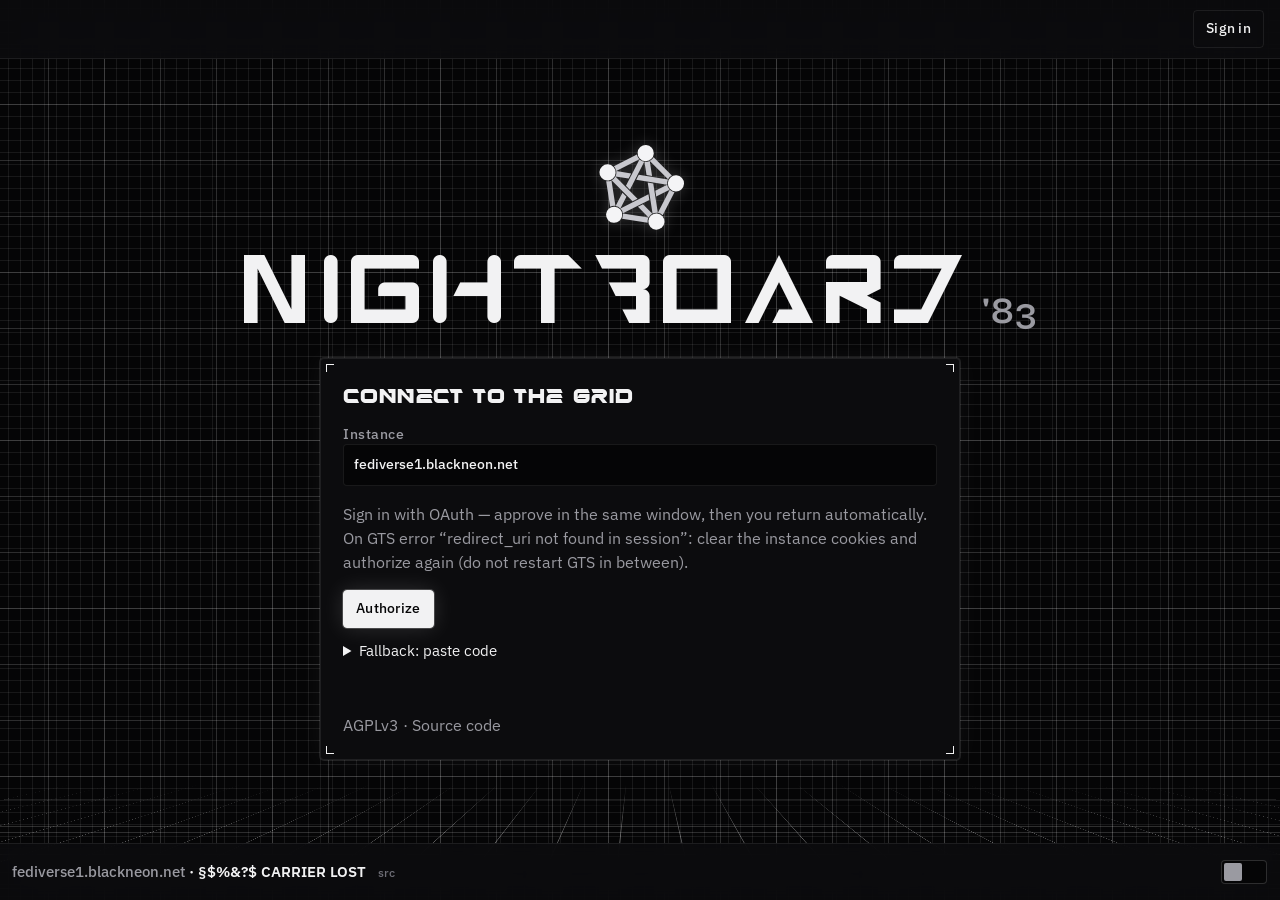
<file: index.html>
<!DOCTYPE html>
<!--
  Nightboard '83 — static Mastodon/GoToSocial web client
  Copyright (C) 2026 Ralf Wissing
  SPDX-License-Identifier: AGPL-3.0-or-later
-->
<html lang="de">
<head>
  <meta charset="UTF-8" />
  <meta name="viewport" content="width=device-width, initial-scale=1" />
  <title>Nightboard '83</title>
  <meta name="color-scheme" content="dark" />
  <meta name="theme-color" content="#050506" />
  <meta name="mobile-web-app-capable" content="yes" />
  <meta name="apple-mobile-web-app-capable" content="yes" />
  <meta name="apple-mobile-web-app-title" content="Nightboard" />
  <meta name="apple-mobile-web-app-status-bar-style" content="black-translucent" />
  <link rel="manifest" href="manifest.webmanifest" />
  <link rel="icon" type="image/png" sizes="32x32" href="icons/icon-32.png" />
  <link rel="icon" type="image/png" sizes="192x192" href="icons/icon-192.png" />
  <link rel="apple-touch-icon" sizes="180x180" href="icons/apple-touch-icon.png" />
  <link rel="stylesheet" href="css/app.css" />
  <link rel="stylesheet" href="css/cyberpsych.css" />
</head>
<body>
  <div id="app">
    <header class="topbar">
      <div class="brand">
        <span class="logo">NB</span>
        <div>
          <h1>Nightboard <em>'83</em></h1>
        </div>
      </div>
      <nav id="col-dock" class="col-dock" hidden aria-label="Eingeklappte Spalten" data-i18n-aria="nav.dockAria">
        <button type="button" class="dock-icon is-home" data-restore="home">
          <svg viewBox="0 0 24 24" width="37" height="37" aria-hidden="true">
            <path d="M12 3 L3 11 L5.5 11 L5.5 20 L9.5 20 L9.5 14 L14.5 14 L14.5 20 L18.5 20 L18.5 11 L21 11 Z" fill="currentColor"/>
          </svg>
          <span data-i18n="nav.home">Home</span>
        </button>
        <button type="button" class="dock-icon is-local" data-restore="local">
          <svg viewBox="0 0 24 24" width="37" height="37" aria-hidden="true">
            <circle cx="12" cy="12" r="9" fill="none" stroke="currentColor" stroke-width="2"/>
            <line x1="12" y1="3" x2="12" y2="21" stroke="currentColor" stroke-width="2"/>
            <line x1="3" y1="12" x2="21" y2="12" stroke="currentColor" stroke-width="2"/>
          </svg>
          <span data-i18n="nav.local">Local</span>
        </button>
        <button type="button" class="dock-icon is-federated" data-restore="federated">
          <svg viewBox="0 0 24 24" width="37" height="37" aria-hidden="true">
            <circle cx="12" cy="12" r="9" fill="none" stroke="currentColor" stroke-width="2"/>
            <line x1="12" y1="3" x2="12" y2="21" stroke="currentColor" stroke-width="2"/>
            <line x1="0" y1="12" x2="24" y2="12" stroke="currentColor" stroke-width="2"/>
          </svg>
          <span data-i18n="nav.federatedShort">Föd</span>
        </button>
        <button type="button" class="dock-icon is-notes" data-restore="notifications">
          <svg viewBox="0 0 24 24" width="37" height="37" aria-hidden="true">
            <path d="M12 2 C8 2 5 5 5 9 C5 12 7 14 8 16 L8 18 L16 18 L16 16 C17 14 19 12 19 9 C19 5 16 2 12 2 Z" fill="none" stroke="currentColor" stroke-width="2" stroke-linejoin="round"/>
            <line x1="9" y1="18" x2="15" y2="18" stroke="currentColor" stroke-width="2" stroke-linecap="round"/>
            <line x1="10" y1="20.5" x2="14" y2="20.5" stroke="currentColor" stroke-width="2" stroke-linecap="round"/>
            <line x1="11" y1="23" x2="13" y2="23" stroke="currentColor" stroke-width="2" stroke-linecap="round"/>
            <path d="M9 9 Q12 6.5 15 9" fill="none" stroke="currentColor" stroke-width="1.2" stroke-linecap="round" opacity="0.5"/>
          </svg>
          <span data-i18n="nav.notificationsShort">Notes</span>
        </button>
      </nav>
      <div class="top-actions" id="top-actions">
        <button type="button" class="outbox-btn" id="btn-search" hidden title="Suche" aria-label="Suche" data-i18n-title="nav.search" data-i18n-aria="nav.search">
          <svg class="outbox-glyph" viewBox="0 0 24 24" width="25" height="25" aria-hidden="true">
            <circle cx="10" cy="10" r="6.5" fill="none" stroke="currentColor" stroke-width="2.5"/>
            <line x1="14.5" y1="14.5" x2="20" y2="20" stroke="currentColor" stroke-width="2.5" stroke-linecap="round"/>
          </svg>
        </button>
        <button type="button" class="outbox-btn" id="btn-profile" hidden title="Profil" aria-label="Profil" data-i18n-title="nav.profile" data-i18n-aria="nav.profile">
          <svg class="outbox-glyph" viewBox="0 0 24 24" width="25" height="25" aria-hidden="true">
            <circle cx="12" cy="8" r="4.5" fill="currentColor"/>
            <path d="M3.5 22 C3.5 17 7 14 12 14 C17 14 20.5 17 20.5 22 Z" fill="currentColor"/>
          </svg>
        </button>
        <button type="button" class="outbox-btn primary" id="btn-compose" hidden title="Neuer Post" aria-label="Neuer Post" data-i18n-title="nav.compose" data-i18n-aria="nav.compose">
          <svg class="outbox-glyph" viewBox="0 0 24 24" width="25" height="25" aria-hidden="true">
            <path d="M3 21 L6 20.5 L20 6.5 L17.5 4 L3.5 18 Z" fill="currentColor"/>
            <path d="M3 21 L6 20.5 L5 17 Z" fill="currentColor"/>
            <path d="M17.5 4 L20 6.5 L21.5 5 L19 2.5 Z" fill="currentColor"/>
            <line x1="5.5" y1="17.5" x2="17" y2="6" stroke="currentColor" stroke-width="0.8" opacity="0.5"/>
          </svg>
        </button>
        <button type="button" class="outbox-btn" id="btn-drafts" hidden title="Entwürfe" aria-label="Entwürfe" data-i18n-title="nav.drafts" data-i18n-aria="nav.drafts">
          <svg class="outbox-glyph" viewBox="0 0 24 24" width="25" height="25" aria-hidden="true">
            <path d="M5 2 L15 2 L19 6 L19 22 L5 22 Z" fill="currentColor"/>
            <path d="M15 2 L15 6 L19 6 Z" fill="currentColor" opacity="0.45"/>
            <line x1="8" y1="11" x2="16" y2="11" stroke="var(--bg)" stroke-width="1.5" stroke-linecap="round"/>
            <line x1="8" y1="15" x2="16" y2="15" stroke="var(--bg)" stroke-width="1.5" stroke-linecap="round"/>
            <line x1="8" y1="19" x2="13" y2="19" stroke="var(--bg)" stroke-width="1.5" stroke-linecap="round"/>
          </svg>
          <span class="outbox-count" id="drafts-count">0</span>
        </button>
        <button type="button" class="outbox-btn" id="btn-outbox" hidden title="Postausgang" aria-label="Postausgang" data-i18n-title="nav.outbox" data-i18n-aria="nav.outbox">
          <svg class="outbox-glyph" viewBox="0 0 24 24" width="25" height="25" aria-hidden="true">
            <line x1="12" y1="2" x2="12" y2="10" stroke="currentColor" stroke-width="2" stroke-linecap="round"/>
            <path d="M7 5 Q9 3 12 3 Q15 3 17 5" fill="none" stroke="currentColor" stroke-width="1.5" stroke-linecap="round"/>
            <path d="M4.5 7 Q8 3.5 12 3.5 Q16 3.5 19.5 7" fill="none" stroke="currentColor" stroke-width="1.5" stroke-linecap="round" opacity="0.55"/>
            <rect x="2" y="10" width="20" height="2.5" fill="currentColor" rx="1"/>
            <path d="M3 12.5 L21 12.5 L21 21 L3 21 Z" fill="currentColor"/>
          </svg>
          <span class="outbox-count" id="outbox-count">0</span>
        </button>
        <div class="lang-switch" role="group" aria-label="Sprache" data-i18n-aria="common.language">
          <button type="button" class="lang-btn" data-lang="de" aria-pressed="true">DE</button>
          <button type="button" class="lang-btn" data-lang="en" aria-pressed="false">EN</button>
        </div>
        <button type="button" class="ghost" id="btn-login" data-i18n="login.signIn">Anmelden</button>
      </div>
    </header>
    <div id="cp-bar-mount"></div>

    <section id="login-panel" class="login-panel">
      <div class="login-stack">
      <div class="mark-coin" aria-hidden="true"><img src="icons/fediverse-mark.svg" alt="" width="88" height="88"></div>
      <h1 class="login-wordmark"><span class="login-name">Nightboard</span><span class="login-year">'83</span></h1>
      <div class="login-card">
        <h2 data-i18n="login.title">Mit dem Grid verbinden</h2>
        <div class="lang-switch" role="group" aria-label="Sprache" data-i18n-aria="common.language">
          <button type="button" class="lang-btn" data-lang="de" aria-pressed="true">DE</button>
          <button type="button" class="lang-btn" data-lang="en" aria-pressed="false">EN</button>
        </div>
        <label>
          <span data-i18n="login.instance">Instanz</span>
          <input id="instance-input" type="text" inputmode="url" autocomplete="url" autocapitalize="off" spellcheck="false" placeholder="mastodon.example" data-i18n-placeholder="login.instancePlaceholder" />
        </label>
        <p data-i18n="login.oauthHint">Anmeldung per OAuth — Freigabe im gleichen Fenster, danach kommst du automatisch zurück. Bei GTS-Fehler „redirect_uri not found in session“: Cookies der Instanz löschen und erneut autorisieren (kein GTS-Neustart währenddessen).</p>
        <div class="row">
          <button type="button" class="primary" id="btn-oauth" data-i18n="login.authorize">Autorisieren</button>
        </div>
        <details class="oauth-fallback">
          <summary data-i18n="login.fallbackSummary">Fallback: Code einfügen</summary>
          <label>
            <span data-i18n="login.authCode">Autorisierungscode</span>
            <input id="oauth-code" type="text" autocomplete="off" placeholder="Code aus dem Browser-Tab einfügen" data-i18n-placeholder="login.authCodePlaceholder" />
          </label>
          <div class="row">
            <button type="button" class="primary" id="btn-token" data-i18n="login.getToken">Token holen</button>
          </div>
        </details>
        <p class="hint" id="login-status"></p>
        <p class="license-line"><a href="LICENSE" data-i18n="common.license">AGPLv3</a> · <a href="https://git.blackneon.net/ralf/Nightboard83.git" data-i18n="common.sourceCode">Quellcode</a></p>
      </div>
      </div>
    </section>

    <main class="columns" id="columns" hidden>
      <div id="desktop-logo" class="desktop-logo" hidden>
        <div class="mark-coin" aria-hidden="true"><img src="icons/fediverse-mark.svg" alt="" width="88" height="88"></div>
        <h1 class="login-wordmark"><span class="login-name">Nightboard</span><span class="login-year">'83</span></h1>
      </div>
      <section class="col" data-col="home">
        <header class="col-head home">
          <h2 data-i18n="nav.home">Home</h2>
          <div class="col-head-actions">
            <button type="button" class="icon-btn" data-collapse="home" title="Einklappen" data-i18n-title="a11y.collapse" aria-label="Home einklappen" data-i18n-aria="nav.collapseHome">
              <svg class="collapse-glyph" viewBox="0 0 24 24" width="18" height="18" aria-hidden="true">
                <rect x="3" y="3" width="18" height="18" rx="2" fill="none" stroke="currentColor" stroke-width="2"/>
                <rect x="7" y="14" width="10" height="3" rx="1" fill="currentColor"/>
              </svg>
            </button>
            <button type="button" class="icon-btn" data-expand="home" title="Vollbild" data-i18n-title="a11y.expand" aria-pressed="false" aria-label="Home auf Vollbild" data-i18n-aria="nav.expandHome">⤢</button>
            <button type="button" class="icon-btn" data-refresh="home" title="Aktualisieren" data-i18n-title="a11y.refresh">↻</button>
          </div>
        </header>
        <div class="col-body" id="home-body"></div>
      </section>
      <section class="col" data-col="local">
        <header class="col-head local">
          <h2 data-i18n="nav.local">Local</h2>
          <div class="col-head-actions">
            <button type="button" class="icon-btn" data-collapse="local" title="Einklappen" data-i18n-title="a11y.collapse" aria-label="Local einklappen" data-i18n-aria="nav.collapseLocal">
              <svg class="collapse-glyph" viewBox="0 0 24 24" width="18" height="18" aria-hidden="true">
                <rect x="3" y="3" width="18" height="18" rx="2" fill="none" stroke="currentColor" stroke-width="2"/>
                <rect x="7" y="14" width="10" height="3" rx="1" fill="currentColor"/>
              </svg>
            </button>
            <button type="button" class="icon-btn" data-expand="local" title="Vollbild" data-i18n-title="a11y.expand" aria-pressed="false" aria-label="Local auf Vollbild" data-i18n-aria="nav.expandLocal">⤢</button>
            <button type="button" class="icon-btn" data-refresh="local" title="Aktualisieren" data-i18n-title="a11y.refresh">↻</button>
          </div>
        </header>
        <div class="col-body" id="local-body"></div>
      </section>
      <section class="col" data-col="federated">
        <header class="col-head federated">
          <h2 data-i18n="nav.federated">Föderiert</h2>
          <div class="col-head-actions">
            <button type="button" class="icon-btn" data-collapse="federated" title="Einklappen" data-i18n-title="a11y.collapse" aria-label="Föderiert einklappen" data-i18n-aria="nav.collapseFederated">
              <svg class="collapse-glyph" viewBox="0 0 24 24" width="18" height="18" aria-hidden="true">
                <rect x="3" y="3" width="18" height="18" rx="2" fill="none" stroke="currentColor" stroke-width="2"/>
                <rect x="7" y="14" width="10" height="3" rx="1" fill="currentColor"/>
              </svg>
            </button>
            <button type="button" class="icon-btn" data-expand="federated" title="Vollbild" data-i18n-title="a11y.expand" aria-pressed="false" aria-label="Föderiert auf Vollbild" data-i18n-aria="nav.expandFederated">⤢</button>
            <button type="button" class="icon-btn" data-refresh="federated" title="Aktualisieren" data-i18n-title="a11y.refresh">↻</button>
          </div>
        </header>
        <div class="col-body" id="federated-body"></div>
      </section>
      <section class="col" data-col="notifications">
        <header class="col-head notes">
          <h2 data-i18n="nav.notifications">Benachrichtigungen</h2>
          <div class="col-head-actions">
            <select id="notif-filter" title="Filter" aria-label="Benachrichtigungs-Filter" data-i18n-title="timeline.notifFilter" data-i18n-aria="timeline.notifFilterAria">
              <option value="all" data-i18n="timeline.notifAll">Alle</option>
              <option value="mention" data-i18n="timeline.notifMentions">Erwähnungen</option>
              <option value="follow" data-i18n="timeline.notifFollows">Follows</option>
              <option value="reblog" data-i18n="timeline.notifBoosts">Boosts</option>
              <option value="favourite" data-i18n="timeline.notifFavs">Favs</option>
            </select>
            <button type="button" class="icon-btn" id="notif-clear" title="Alle als gelesen markieren" aria-label="Benachrichtigungen als gelesen markieren" data-i18n-title="timeline.notifMarkRead" data-i18n-aria="timeline.notifMarkReadAria">✓</button>
            <button type="button" class="icon-btn" data-collapse="notifications" title="Einklappen" data-i18n-title="a11y.collapse" aria-label="Benachrichtigungen einklappen" data-i18n-aria="nav.collapseNotifications">
              <svg class="collapse-glyph" viewBox="0 0 24 24" width="18" height="18" aria-hidden="true">
                <rect x="3" y="3" width="18" height="18" rx="2" fill="none" stroke="currentColor" stroke-width="2"/>
                <rect x="7" y="14" width="10" height="3" rx="1" fill="currentColor"/>
              </svg>
            </button>
            <button type="button" class="icon-btn" data-expand="notifications" title="Vollbild" data-i18n-title="a11y.expand" aria-pressed="false" aria-label="Benachrichtigungen auf Vollbild" data-i18n-aria="nav.expandNotifications">⤢</button>
            <button type="button" class="icon-btn" data-refresh="notifications" title="Aktualisieren" data-i18n-title="a11y.refresh">↻</button>
          </div>
        </header>
        <div class="col-body" id="notifications-body"></div>
      </section>
    </main>
    <div id="sync-banner" class="sync-banner" hidden role="status" aria-live="polite">
      <span class="sync-pulse"></span>
      <span class="sync-text" id="sync-text"></span>
    </div>
    <canvas id="tos-zoom" class="tos-zoom" aria-hidden="true"></canvas>
    <footer class="statusbar" id="statusbar">
      <p class="instance"><span id="instance-label"></span><span id="conn-status" class="conn-status"></span> <a class="source-link" href="https://git.blackneon.net/ralf/Nightboard83.git" title="Quellcode (AGPLv3)" data-i18n-title="common.sourceTitle" data-i18n="common.source">src</a></p>
      <button type="button" class="carrier-btn is-offline" id="btn-carrier" role="switch" title="Verbinden" aria-label="Verbindung herstellen" data-i18n-title="status.connect" data-i18n-aria="status.connectAria" aria-checked="false">
        <span class="toggle-track" aria-hidden="true"><span class="toggle-thumb"></span></span>
      </button>
    </footer>
  </div>

  <dialog id="compose-dialog">
    <form id="compose-form" method="dialog">
      <header>
        <h2 data-i18n="compose.title">Neuer Post</h2>
        <button type="button" class="icon-btn" id="compose-close">×</button>
      </header>
      <input id="compose-spoiler" type="text" placeholder="Content Warning (optional)" data-i18n-placeholder="compose.contentWarning" maxlength="200" />
      <textarea id="compose-text" maxlength="5000" placeholder="Was geht ab im Grid?" data-i18n-placeholder="compose.placeholder"></textarea>
      <div class="attach-list" id="compose-attach-list"></div>
      <div class="compose-meta">
        <span id="compose-count">5000</span>
        <select id="compose-vis">
          <option value="public" data-i18n="compose.visibilityPublic">Public</option>
          <option value="unlisted" data-i18n="compose.visibilityUnlisted">Unlisted</option>
          <option value="private" data-i18n="compose.visibilityPrivate">Followers</option>
          <option value="direct" data-i18n="compose.visibilityDirect">Direct</option>
        </select>
      </div>
      <footer>
        <input id="compose-file" type="file" accept="image/*,video/*" multiple hidden />
        <button type="button" class="outbox-btn" id="compose-attach" title="Anhang" aria-label="Anhang hinzufügen" data-i18n-title="compose.attach" data-i18n-aria="compose.attachAria">
          <svg class="outbox-glyph" viewBox="0 0 24 24" width="32" height="32" aria-hidden="true">
            <path d="M16 5 V14.5 Q16 18 12 18 Q8 18 8 14.5 V7 Q8 5.5 9.5 5.5 Q11 5.5 11 7 V14.5 Q11 15.5 12 15.5 Q13 15.5 13 14.5 V4.5 Q13 2 10.5 2 Q8 2 8 4.5 V14.5" fill="none" stroke="currentColor" stroke-width="2" stroke-linecap="round" stroke-linejoin="round"/>
            <path d="M8 14.5 Q8 20.5 12 20.5 Q16 20.5 16 14.5 V8" fill="none" stroke="currentColor" stroke-width="2" stroke-linecap="round" stroke-linejoin="round"/>
          </svg>
        </button>
        <button type="button" class="outbox-btn" id="compose-draft" title="Als Entwurf speichern" aria-label="Als Entwurf speichern" data-i18n-title="compose.saveDraft" data-i18n-aria="compose.saveDraft">
          <svg class="outbox-glyph" viewBox="0 0 24 24" width="32" height="32" aria-hidden="true">
            <path d="M5 2 L15 2 L19 6 L19 22 L5 22 Z" fill="currentColor"/>
            <path d="M15 2 L15 6 L19 6 Z" fill="currentColor" opacity="0.45"/>
            <line x1="8" y1="11" x2="16" y2="11" stroke="var(--bg)" stroke-width="1.5" stroke-linecap="round"/>
            <line x1="8" y1="15" x2="16" y2="15" stroke="var(--bg)" stroke-width="1.5" stroke-linecap="round"/>
            <line x1="8" y1="19" x2="13" y2="19" stroke="var(--bg)" stroke-width="1.5" stroke-linecap="round"/>
          </svg>
        </button>
        <button type="submit" class="outbox-btn primary" id="compose-send" title="Senden" aria-label="Senden" data-i18n-title="compose.send" data-i18n-aria="compose.send">
          <svg class="outbox-glyph" viewBox="0 0 24 24" width="32" height="32" aria-hidden="true">
            <path d="M2 12 L22 2 L11 21 L11 13 Z" fill="currentColor"/>
            <path d="M22 2 L11 13" fill="none" stroke="currentColor" stroke-width="1.2" stroke-linejoin="round"/>
          </svg>
        </button>
      </footer>
      <p class="hint" id="compose-status"></p>
    </form>
  </dialog>

  <dialog id="overlay-dialog">
    <div class="overlay-head">
      <h2 id="overlay-title" data-i18n="pwa.overlay.title">Overlay</h2>
      <button type="button" class="icon-btn" id="overlay-close">×</button>
    </div>
    <div id="overlay-body"></div>
  </dialog>

  <dialog id="media-dialog">
    <div class="overlay-head">
      <h2 id="media-title" data-i18n="media.title">Medien</h2>
      <button type="button" class="icon-btn" id="media-close" title="Schließen" aria-label="Medien schließen" data-i18n-title="common.close" data-i18n-aria="media.closeAria">×</button>
    </div>
    <div id="media-stage" class="media-stage"></div>
    <p id="media-alt" class="media-alt-view" hidden></p>
    <footer class="media-bar">
      <button type="button" class="primary" id="media-download" data-i18n="media.download">Herunterladen</button>
    </footer>
  </dialog>

  <dialog id="thread-dialog">
    <div class="overlay-head">
      <h2 id="thread-title" data-i18n="thread.title">Thread</h2>
      <button type="button" class="icon-btn" id="thread-close" title="Schließen" aria-label="Thread schließen" data-i18n-title="common.close" data-i18n-aria="thread.closeAria">×</button>
    </div>
    <div id="thread-body" class="thread-body"></div>
    <form id="thread-reply-form" class="thread-reply" hidden>
      <div class="thread-reply-head">
        <p class="thread-reply-to" id="thread-reply-to"></p>
        <button type="button" class="icon-btn" id="thread-reply-close" title="Schließen" aria-label="Antwortfeld schließen" data-i18n-title="common.close" data-i18n-aria="thread.replyCloseAria">×</button>
      </div>
      <textarea id="thread-reply-text" maxlength="5000" placeholder="Antwort schreiben…" data-i18n-placeholder="thread.replyPlaceholder"></textarea>
      <div class="attach-list" id="thread-attach-list"></div>
      <div class="thread-reply-meta">
        <span id="thread-reply-count">noch 5000</span>
        <input id="thread-file" type="file" accept="image/*,video/*" multiple hidden />
        <button type="button" class="ghost" id="thread-attach" title="Anhang" aria-label="Anhang hinzufügen" data-i18n-title="compose.attach" data-i18n-aria="compose.attachAria" data-i18n="thread.attach">Anhang</button>
        <button type="submit" class="primary" data-i18n="thread.send">Senden</button>
      </div>
      <p class="hint" id="thread-reply-status"></p>
    </form>
  </dialog>

  <dialog id="drafts-dialog">
    <div class="overlay-head">
      <h2 data-i18n="drafts.title">Entwürfe</h2>
      <button type="button" class="icon-btn" id="drafts-close" title="Schließen" aria-label="Entwürfe schließen" data-i18n-title="common.close" data-i18n-aria="drafts.closeAria">×</button>
    </div>
    <div id="drafts-body" class="outbox-body"></div>
  </dialog>

  <dialog id="outbox-dialog">
    <div class="overlay-head">
      <h2 data-i18n="outbox.title">Postausgang</h2>
      <button type="button" class="icon-btn" id="outbox-close" title="Schließen" aria-label="Postausgang schließen" data-i18n-title="common.close" data-i18n-aria="outbox.closeAria">×</button>
    </div>
    <div id="outbox-body" class="outbox-body"></div>
  </dialog>

  <dialog id="sw-update-dialog" class="sw-update">
    <div class="sw-update-head"><span data-i18n="pwa.sysUpdate">SYS.UPDATE // NIGHTBOARD</span></div>
    <pre id="sw-update-log" class="sw-update-log" aria-live="polite"></pre>
    <div class="sw-update-bar" aria-hidden="true"><i id="sw-update-fill"></i></div>
  </dialog>

  <dialog id="confirm-dialog">
    <div class="overlay-head">
      <h2 id="confirm-title" data-i18n="thread.discardTitle">Antwort verwerfen?</h2>
    </div>
    <div class="confirm-body">
      <p id="confirm-message" data-i18n="thread.discardMessage">Die angefangene Antwort geht verloren.</p>
      <footer>
        <button type="button" class="ghost" id="confirm-no" data-i18n="thread.keepWriting">Weiter schreiben</button>
        <button type="button" class="primary" id="confirm-yes" data-i18n="common.discard">Verwerfen</button>
      </footer>
    </div>
  </dialog>

  <script src="js/pouchdb.min.js"></script>
  <script src="js/store.js"></script>
  <script src="js/core.js"></script>
  <script src="js/i18n.js"></script>
  <script src="js/translate.js"></script>
  <script src="js/cyberpsych.js"></script>
  <script src="js/app.js" defer></script>
  <script>
    if ("serviceWorker" in navigator) {
      window.addEventListener("load", () => {
        navigator.serviceWorker.register("./sw.js").catch(() => {});
      });
    }
  </script>
</body>
</html>
</file>
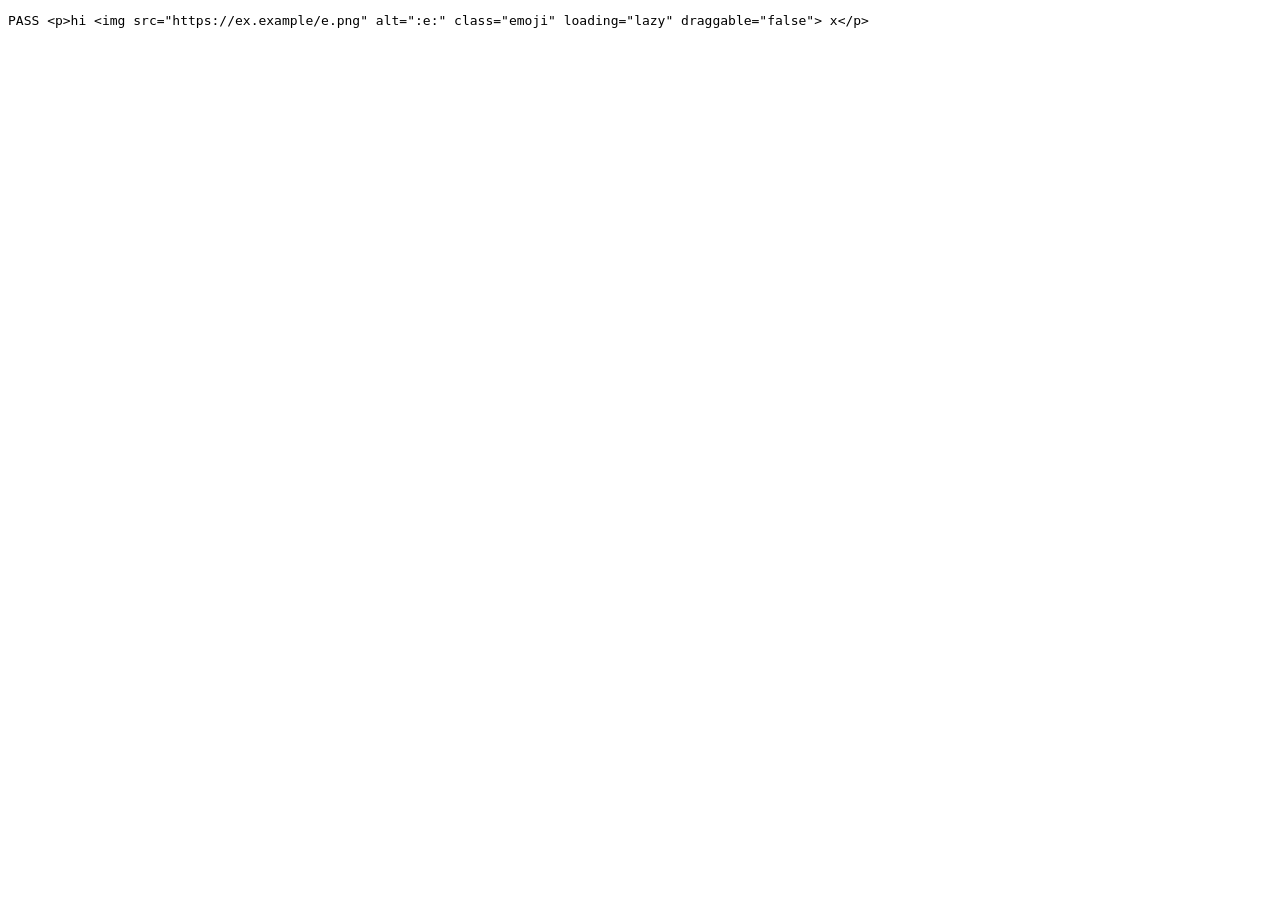
<file: test/sanitize.html>
<!DOCTYPE html>
<meta charset="utf-8">
<title>pending</title>
<pre id="out">running</pre>
<script src="../js/core.js"></script>
<script>
function fail(msg) {
  document.title = "FAIL";
  document.getElementById("out").textContent = String(msg);
}
try {
  const s = window.NBCore.sanitize;
  const emoji = s('<p>hi <img src="https://ex.example/e.png" alt=":e:" class="emoji" onerror="alert(1)"> x</p>');
  if (!emoji.includes('src="https://ex.example/e.png"')) throw new Error("emoji src " + emoji);
  if (/onerror/i.test(emoji)) throw new Error("handler survived");
  const js = s('<img src="javascript:alert(1)" alt="x">');
  if (/javascript:/i.test(js) || /<img/i.test(js)) throw new Error("js src " + js);
  const data = s('<img src="[data-uri]">');
  if (/<img/i.test(data)) throw new Error("data uri " + data);
  const wrap = s('<' + 'script>alert(1)</' + 'script><p>ok</p>');
  if (/<script/i.test(wrap)) throw new Error("script " + wrap);
  if (!wrap.includes("<p>ok</p>")) throw new Error("p dropped " + wrap);
  const wrappedImg = s('<div><img src="https://ex.example/e.png" onerror="alert(1)"></div>');
  if (/onerror/i.test(wrappedImg)) throw new Error("wrapped handler " + wrappedImg);
  if (!wrappedImg.includes('src="https://ex.example/e.png"')) throw new Error("wrapped src " + wrappedImg);
  const noscript = s('<noscript><img src="x" onerror="alert(1)"></noscript>');
  if (/onerror|<img/i.test(noscript)) throw new Error("noscript " + noscript);
  const wrappedLink = s('<foo><a href="javascript:alert(1)">x</a></foo>');
  if (/javascript:/i.test(wrappedLink)) throw new Error("wrapped javascript href " + wrappedLink);
  const nested = s('<div><span><strong>ok</strong></span></div>');
  if (!nested.includes("<strong>ok</strong>")) throw new Error("nested markup " + nested);
  document.title = "PASS";
  document.getElementById("out").textContent = "PASS " + emoji;
} catch (e) {
  fail(e && e.stack || e);
}
</script>
</file>
<file: css/app.css>
/* Nightboard '83 — Grid Protocol
   Copyright (C) 2026 Ralf Wissing
   SPDX-License-Identifier: AGPL-3.0-or-later */
@font-face {
  font-family: "Syne";
  font-style: normal;
  font-weight: 600;
  font-display: swap;
  src: url("../fonts/Syne-latin-ext-600.woff2") format("woff2");
  unicode-range: U+0100-02BA, U+02BD-02C5, U+02C7-02CC, U+02CE-02D7, U+02DD-02FF, U+0304, U+0308, U+0329, U+1D00-1DBF, U+1E00-1E9F, U+1EF2-1EFF, U+2020, U+20A0-20AB, U+20AD-20C0, U+2113, U+2C60-2C7F, U+A720-A7FF;
}
@font-face {
  font-family: "Syne";
  font-style: normal;
  font-weight: 600;
  font-display: swap;
  src: url("../fonts/Syne-latin-600.woff2") format("woff2");
  unicode-range: U+0000-00FF, U+0131, U+0152-0153, U+02BB-02BC, U+02C6, U+02DA, U+02DC, U+0304, U+0308, U+0329, U+2000-206F, U+20AC, U+2122, U+2191, U+2193, U+2212, U+2215, U+FEFF, U+FFFD;
}
@font-face {
  font-family: "Syne";
  font-style: normal;
  font-weight: 700;
  font-display: swap;
  src: url("../fonts/Syne-latin-ext-700.woff2") format("woff2");
  unicode-range: U+0100-02BA, U+02BD-02C5, U+02C7-02CC, U+02CE-02D7, U+02DD-02FF, U+0304, U+0308, U+0329, U+1D00-1DBF, U+1E00-1E9F, U+1EF2-1EFF, U+2020, U+20A0-20AB, U+20AD-20C0, U+2113, U+2C60-2C7F, U+A720-A7FF;
}
@font-face {
  font-family: "Syne";
  font-style: normal;
  font-weight: 700;
  font-display: swap;
  src: url("../fonts/Syne-latin-700.woff2") format("woff2");
  unicode-range: U+0000-00FF, U+0131, U+0152-0153, U+02BB-02BC, U+02C6, U+02DA, U+02DC, U+0304, U+0308, U+0329, U+2000-206F, U+20AC, U+2122, U+2191, U+2193, U+2212, U+2215, U+FEFF, U+FFFD;
}
@font-face {
  font-family: "Syne";
  font-style: normal;
  font-weight: 800;
  font-display: swap;
  src: url("../fonts/Syne-latin-ext-800.woff2") format("woff2");
  unicode-range: U+0100-02BA, U+02BD-02C5, U+02C7-02CC, U+02CE-02D7, U+02DD-02FF, U+0304, U+0308, U+0329, U+1D00-1DBF, U+1E00-1E9F, U+1EF2-1EFF, U+2020, U+20A0-20AB, U+20AD-20C0, U+2113, U+2C60-2C7F, U+A720-A7FF;
}
@font-face {
  font-family: "Syne";
  font-style: normal;
  font-weight: 800;
  font-display: swap;
  src: url("../fonts/Syne-latin-800.woff2") format("woff2");
  unicode-range: U+0000-00FF, U+0131, U+0152-0153, U+02BB-02BC, U+02C6, U+02DA, U+02DC, U+0304, U+0308, U+0329, U+2000-206F, U+20AC, U+2122, U+2191, U+2193, U+2212, U+2215, U+FEFF, U+FFFD;
}
@font-face {
  font-family: "IBM Plex Sans";
  font-style: normal;
  font-weight: 400;
  font-display: swap;
  src: url("../fonts/IBMPlexSans-latin-ext-400.woff2") format("woff2");
  unicode-range: U+0100-02BA, U+02BD-02C5, U+02C7-02CC, U+02CE-02D7, U+02DD-02FF, U+0304, U+0308, U+0329, U+1D00-1DBF, U+1E00-1E9F, U+1EF2-1EFF, U+2020, U+20A0-20AB, U+20AD-20C0, U+2113, U+2C60-2C7F, U+A720-A7FF;
}
@font-face {
  font-family: "IBM Plex Sans";
  font-style: normal;
  font-weight: 400;
  font-display: swap;
  src: url("../fonts/IBMPlexSans-latin-400.woff2") format("woff2");
  unicode-range: U+0000-00FF, U+0131, U+0152-0153, U+02BB-02BC, U+02C6, U+02DA, U+02DC, U+0304, U+0308, U+0329, U+2000-206F, U+20AC, U+2122, U+2191, U+2193, U+2212, U+2215, U+FEFF, U+FFFD;
}
@font-face {
  font-family: "IBM Plex Sans";
  font-style: normal;
  font-weight: 500;
  font-display: swap;
  src: url("../fonts/IBMPlexSans-latin-ext-500.woff2") format("woff2");
  unicode-range: U+0100-02BA, U+02BD-02C5, U+02C7-02CC, U+02CE-02D7, U+02DD-02FF, U+0304, U+0308, U+0329, U+1D00-1DBF, U+1E00-1E9F, U+1EF2-1EFF, U+2020, U+20A0-20AB, U+20AD-20C0, U+2113, U+2C60-2C7F, U+A720-A7FF;
}
@font-face {
  font-family: "IBM Plex Sans";
  font-style: normal;
  font-weight: 500;
  font-display: swap;
  src: url("../fonts/IBMPlexSans-latin-500.woff2") format("woff2");
  unicode-range: U+0000-00FF, U+0131, U+0152-0153, U+02BB-02BC, U+02C6, U+02DA, U+02DC, U+0304, U+0308, U+0329, U+2000-206F, U+20AC, U+2122, U+2191, U+2193, U+2212, U+2215, U+FEFF, U+FFFD;
}
@font-face {
  font-family: "IBM Plex Sans";
  font-style: normal;
  font-weight: 600;
  font-display: swap;
  src: url("../fonts/IBMPlexSans-latin-ext-600.woff2") format("woff2");
  unicode-range: U+0100-02BA, U+02BD-02C5, U+02C7-02CC, U+02CE-02D7, U+02DD-02FF, U+0304, U+0308, U+0329, U+1D00-1DBF, U+1E00-1E9F, U+1EF2-1EFF, U+2020, U+20A0-20AB, U+20AD-20C0, U+2113, U+2C60-2C7F, U+A720-A7FF;
}
@font-face {
  font-family: "IBM Plex Sans";
  font-style: normal;
  font-weight: 600;
  font-display: swap;
  src: url("../fonts/IBMPlexSans-latin-600.woff2") format("woff2");
  unicode-range: U+0000-00FF, U+0131, U+0152-0153, U+02BB-02BC, U+02C6, U+02DA, U+02DC, U+0304, U+0308, U+0329, U+2000-206F, U+20AC, U+2122, U+2191, U+2193, U+2212, U+2215, U+FEFF, U+FFFD;
}

@font-face {
  font-family: "Astro";
  font-style: normal;
  font-weight: 400;
  font-display: swap;
  src: url("../fonts/Astro.woff2") format("woff2");
}
@font-face {
  font-family: "Sephora";
  font-style: normal;
  font-weight: 400;
  font-display: swap;
  src: url("../fonts/Sephora.woff2") format("woff2");
}
@font-face {
  font-family: "Sephora";
  font-style: normal;
  font-weight: 700;
  font-display: swap;
  src: url("../fonts/Sephora-Bold.woff2") format("woff2");
}

:root {
  --bg: #050506;
  --bg-elevated: #0c0c0e;
  --surface: #121214;
  --surface-2: #1a1a1d;
  --fg: #f2f2f3;
  --fg-muted: #9a9aa1;
  --fg-subtle: #6e6e76;
  --line: rgb(255 255 255 / 0.08);
  --line-strong: rgb(255 255 255 / 0.16);
  --shadow-frame: 0 0 0 1px rgb(255 255 255 / 0.1), 0 0 28px rgb(255 255 255 / 0.05);
  --shadow-glow: 0 0 0 1px rgb(255 255 255 / 0.2), 0 0 22px rgb(255 255 255 / 0.14);
  /* Asymmetric chamfer: small TL, deep TR, shallow BR, medium BL. */
  --win-clip: polygon(
    0 12px,
    12px 0,
    calc(100% - 28px) 0,
    100% 28px,
    100% calc(100% - 10px),
    calc(100% - 10px) 100%,
    18px 100%,
    0 calc(100% - 18px)
  );
  --win-glow:
    drop-shadow(0 0 0.6px rgb(255 255 255 / 0.72))
    drop-shadow(0 0 22px rgb(255 255 255 / 0.14));
  --font-display: "Syne", "IBM Plex Sans", sans-serif;
  --font-mark: "Astro", "Syne", sans-serif;
  --font-heading: "Sephora", "Syne", sans-serif;
  --font: "IBM Plex Sans", sans-serif;
}

* { box-sizing: border-box; }
html, body { height: 100%; margin: 0; overflow: hidden; background: var(--bg); }
/* Author `display` rules beat the UA [hidden] { display: none } unless forced. */
[hidden] { display: none !important; }

body {
  display: flex;
  flex-direction: column;
  font-family: var(--font);
  font-size: 17px;
  line-height: 1.5;
  color: var(--fg);
}

/* Fine 12px grid + coarse 56px grid. Drift is transform-only. */
body::before {
  content: "";
  pointer-events: none;
  position: fixed;
  inset: -64px;
  z-index: 0;
  background-image:
    linear-gradient(rgb(255 255 255 / 0.08) 1px, transparent 1px),
    linear-gradient(90deg, rgb(255 255 255 / 0.08) 1px, transparent 1px),
    linear-gradient(rgb(255 255 255 / 0.16) 1px, transparent 1px),
    linear-gradient(90deg, rgb(255 255 255 / 0.16) 1px, transparent 1px);
  background-size: 12px 12px, 12px 12px, 56px 56px, 56px 56px;
  animation: grid-drift 80s linear infinite;
}

/* Perspective floor grid along the bottom edge. */
body::after {
  content: "";
  pointer-events: none;
  position: fixed;
  left: -25%;
  right: -25%;
  bottom: 28px;
  height: 46vh;
  z-index: 0;
  background-image:
    linear-gradient(rgb(255 255 255 / 0.42) 1px, transparent 1px),
    linear-gradient(90deg, rgb(255 255 255 / 0.42) 1px, transparent 1px);
  background-size: 100% 36px, 72px 100%;
  transform: perspective(560px) rotateX(69deg);
  transform-origin: center bottom;
  -webkit-mask-image: linear-gradient(to top, #000 0%, rgb(0 0 0 / 0.72) 38%, transparent 100%);
  mask-image: linear-gradient(to top, #000 0%, rgb(0 0 0 / 0.72) 38%, transparent 100%);
  animation: floor-drift 56s linear infinite;
}

@keyframes grid-drift {
  from { transform: translate3d(0, 0, 0); }
  to { transform: translate3d(-56px, -56px, 0); }
}
@keyframes floor-drift {
  from { transform: perspective(560px) rotateX(69deg) translate3d(0, 0, 0); }
  to { transform: perspective(560px) rotateX(69deg) translate3d(-72px, 0, 0); }
}

#app {
  position: relative;
  z-index: 1;
  display: flex;
  flex-direction: column;
  flex: 1;
  min-height: 0;
  overflow: hidden;
}

@media (prefers-reduced-motion: reduce) {
  body::before,
  body::after { animation: none; }
  .is-ticker { animation: none !important; }
  .tos-zoom { display: none !important; }
  .sw-update-bar i { transition: none; }
  .nb-translate-progress-bar { animation: none; }
  .toggle-thumb { transition: none; }
  .mark-coin img { animation: none; }
}

.is-ticker {
  animation: ticker-in 280ms ease-out both;
}
@keyframes ticker-in {
  from {
    opacity: 0;
    transform: translateY(-8px);
  }
  to {
    opacity: 1;
    transform: none;
  }
}

::selection {
  background: rgb(255 255 255 / 0.16);
  color: var(--fg);
}
:focus-visible {
  outline: 1px solid var(--fg);
  outline-offset: 2px;
}

.topbar {
  display: flex;
  align-items: center;
  justify-content: space-between;
  gap: 16px;
  padding: 10px 16px;
  border-bottom: 1px solid var(--line);
  background: rgb(12 12 14 / 0.9);
  backdrop-filter: blur(10px);
  flex-shrink: 0;
}
.brand { display: flex; align-items: center; gap: 12px; }
.logo {
  width: 36px; height: 36px;
  display: grid; place-items: center;
  border: 1px solid var(--line-strong);
  border-radius: 2px;
  color: var(--fg);
  font-family: var(--font-display);
  font-size: 12px;
  font-weight: 700;
  letter-spacing: 0.04em;
  box-shadow: var(--shadow-frame);
}
.brand h1 {
  margin: 0;
  font-family: var(--font-display);
  font-size: 17px;
  font-weight: 700;
  letter-spacing: 0.04em;
  text-transform: uppercase;
}
.brand h1 em { color: var(--fg); font-style: normal; font-weight: 600; }
.instance { margin: 0; color: var(--fg-muted); font-size: 15px; font-weight: 500; }
.conn-status:empty { display: none; }
.conn-status::before { content: " · "; }
.conn-status.is-connected { color: var(--fg); }
.conn-status.is-carrier-lost {
  color: var(--fg);
  font-weight: 600;
}
.conn-status.is-offline { color: var(--fg-muted); }
.license-line {
  margin: 12px 0 0;
  font-size: 12px;
  color: var(--fg-subtle);
}
.license-line a, .source-link {
  color: var(--fg-muted);
  text-decoration: none;
}
.license-line a:hover, .source-link:hover { color: var(--fg); }
.source-link {
  margin-left: 8px;
  font-size: 12px;
  color: var(--fg-subtle);
}
.outbox-btn {
  position: relative;
  display: inline-flex;
  align-items: center;
  justify-content: center;
  min-width: 40px;
  height: 40px;
  padding: 4px 8px;
  background: transparent;
}
.outbox-glyph { display: block; }
.outbox-count {
  position: absolute;
  top: -4px;
  right: -4px;
  min-width: 18px;
  padding: 1px 4px;
  background: var(--fg);
  color: var(--bg);
  font-family: var(--font);
  font-weight: 600;
  font-size: 10px;
  border-radius: 2px;
  line-height: 1.4;
  text-align: center;
}
.outbox-body { overflow: auto; padding: 12px 14px; flex: 1; min-height: 0; }
.outbox-item {
  margin-bottom: 16px;
  padding-bottom: 14px;
  border-bottom: 1px solid var(--line);
}
.outbox-context { opacity: 0.85; margin-bottom: 8px; }
.outbox-edit {
  width: 100%;
  min-height: 90px;
  margin: 8px 0;
  background: var(--bg);
  border: 1px solid var(--line);
  border-radius: 4px;
  padding: 10px;
  color: var(--fg);
}
.outbox-actions { display: flex; gap: 8px; justify-content: flex-end; }
#outbox-dialog,
#drafts-dialog {
  width: 80vw;
  max-width: 80vw;
  height: min(860px, calc(100vh - 24px));
  min-height: 0;
}
.topbar .brand { display: none; }
.top-actions {
  display: flex;
  gap: 8px;
  flex-wrap: nowrap;
  flex-shrink: 0;
  align-items: center;
  margin-left: auto;
}
.top-actions .outbox-btn {
  min-width: 48px;
  width: 48px;
  height: 48px;
  padding: 6px;
}
.top-actions .outbox-glyph {
  width: 28px;
  height: 28px;
}
button, select, input, textarea {
  font: inherit;
  color: var(--fg);
}
button {
  font-size: 14px;
  font-weight: 500;
  letter-spacing: 0.02em;
  line-height: 1.4;
  border: 1px solid var(--line);
  background: var(--surface-2);
  padding: 8px 12px;
  border-radius: 4px;
  cursor: pointer;
  transition: opacity 180ms ease, transform 180ms ease;
}
button:hover { border-color: var(--line-strong); }
button:active { transform: translateY(1px); }
button.primary {
  background: var(--fg);
  border-color: var(--fg);
  color: var(--bg);
  box-shadow: var(--shadow-glow);
}
button.primary:hover { opacity: 0.88; }
button.ghost { background: transparent; }
button.danger { border-color: var(--line-strong); color: var(--fg); }
button.icon-btn {
  width: 32px; height: 32px; padding: 0;
  background: transparent;
  font-size: 16px;
  line-height: 1;
  display: inline-grid;
  place-items: center;
  border-radius: 2px;
}
button.icon-btn .collapse-glyph {
  width: 16px;
  height: 16px;
  display: block;
}
button:disabled { opacity: 0.5; cursor: default; }

.login-panel {
  flex: 1;
  min-height: 0;
  overflow: auto;
  display: grid;
  place-items: center;
  padding: 24px;
}
.login-stack {
  display: flex;
  flex-direction: column;
  align-items: center;
  width: min(640px, 100%);
}
.mark-coin {
  width: clamp(72px, 14vw, 96px);
  height: clamp(72px, 14vw, 96px);
  margin: 0 0 18px;
  perspective: 520px;
  display: grid;
  place-items: center;
}
.mark-coin img {
  width: 100%;
  height: 100%;
  display: block;
  position: relative;
  animation: coin-spin 12s linear infinite;
  transform-origin: center center;
  filter: drop-shadow(0 0 8px rgb(255 255 255 / 0.22));
}
@keyframes coin-spin {
  from { transform: rotateY(0deg); }
  to { transform: rotateY(360deg); }
}
.login-wordmark {
  display: flex;
  align-items: baseline;
  justify-content: center;
  gap: 0.4rem;
  margin: 0 0 28px;
  padding: 0;
  font-family: var(--font-mark);
  font-size: clamp(40px, 7vw, 68px);
  font-weight: 400;
  line-height: 1;
  letter-spacing: 0.04em;
  white-space: nowrap;
  color: var(--fg);
}
.login-name {
  font-family: var(--font-mark);
  font-weight: 400;
  letter-spacing: 0.04em;
  color: var(--fg);
}
.login-year {
  margin: 0;
  font-family: var(--font-display);
  font-size: 0.55em;
  font-weight: 600;
  letter-spacing: 0.02em;
  color: var(--fg-muted);
}
.login-card {
  position: relative;
  width: 100%;
  background: var(--bg-elevated);
  border: 1px solid var(--line);
  border-radius: 4px;
  padding: 22px;
  box-shadow: var(--shadow-frame);
}
.login-card::before {
  content: "";
  pointer-events: none;
  position: absolute;
  inset: 5px;
  z-index: 4;
  background:
    linear-gradient(var(--fg), var(--fg)) left top / 8px 1px no-repeat,
    linear-gradient(var(--fg), var(--fg)) left top / 1px 8px no-repeat,
    linear-gradient(var(--fg), var(--fg)) right top / 8px 1px no-repeat,
    linear-gradient(var(--fg), var(--fg)) right top / 1px 8px no-repeat,
    linear-gradient(var(--fg), var(--fg)) left bottom / 8px 1px no-repeat,
    linear-gradient(var(--fg), var(--fg)) left bottom / 1px 8px no-repeat,
    linear-gradient(var(--fg), var(--fg)) right bottom / 8px 1px no-repeat,
    linear-gradient(var(--fg), var(--fg)) right bottom / 1px 8px no-repeat;
}
.login-card h2 {
  margin: 0 0 12px;
  font-family: var(--font-heading);
  font-size: 20px;
  font-weight: 700;
  letter-spacing: 0.02em;
  color: var(--fg);
}
.login-card p { color: var(--fg-muted); line-height: 1.5; font-size: 16px; }
.login-card label {
  display: block;
  margin: 14px 0 8px;
  color: var(--fg-muted);
  font-family: var(--font);
  font-size: 14px;
  font-weight: 500;
  letter-spacing: 0.04em;
  line-height: 1.4;
}
.login-card input, .login-card textarea, #overlay-body input {
  width: 100%;
  background: var(--bg);
  border: 1px solid var(--line);
  border-radius: 4px;
  padding: 10px;
}
input:focus, textarea:focus, select:focus {
  border-color: var(--line-strong);
  box-shadow: var(--shadow-glow);
}
.row { display: flex; gap: 8px; margin-top: 10px; }
.hint { min-height: 1.2em; color: var(--fg-muted); font-size: 15px; }

.columns {
  position: relative;
  flex: 1;
  display: flex;
  flex-direction: row;
  gap: 20px;
  padding: 22px;
  min-height: 0;
  overflow: hidden;
}
.col {
  display: flex;
  flex-direction: column;
  flex: 1 1 0;
  min-width: 0;
  min-height: 0;
  overflow: hidden;
  background: var(--surface);
  position: relative;
  z-index: 2;
  clip-path: none;
  filter: none;
  border: 1px solid rgb(255 255 255 / 0.72);
  border-radius: 0;
  box-shadow:
    0 0 0 1px rgb(255 255 255 / 0.28),
    0 0 14px rgb(255 255 255 / 0.32),
    0 0 26px rgb(255 255 255 / 0.14);
}
.col.is-collapsed {
  display: none !important;
}
.columns.is-expanded .col:not(.is-expanded) { display: none !important; }
dialog,
.cp-warn-box {
  border: 0;
  border-radius: 0;
  box-shadow: none;
  clip-path: var(--win-clip);
  filter: var(--win-glow);
}

.desktop-logo {
  position: absolute;
  inset: 0;
  z-index: 1;
  display: flex;
  flex-direction: column;
  align-items: center;
  justify-content: center;
  pointer-events: none;
}
.desktop-logo .login-wordmark { margin: 0; }

.col-dock {
  display: flex;
  flex-direction: row;
  flex: 1;
  gap: 8px;
  align-items: center;
  min-width: 0;
  padding: 0 8px;
  z-index: 5;
}
.dock-icon {
  display: flex;
  flex-direction: column;
  align-items: center;
  gap: 2px;
  width: 56px;
  min-height: 48px;
  padding: 4px;
  background: transparent;
  border: 1px dotted transparent;
  border-radius: 0;
  color: var(--fg-muted);
  font-family: var(--font);
  font-size: 11px;
  font-weight: 500;
  letter-spacing: 0.06em;
  line-height: 1.2;
  text-transform: uppercase;
  transition: opacity 180ms ease, transform 180ms ease;
}
.dock-icon svg {
  width: 41px;
  height: 41px;
  display: block;
  filter: none;
}
.dock-icon.has-unread {
  color: var(--fg);
  box-shadow: var(--shadow-glow);
}
.dock-icon:hover,
.dock-icon:focus-visible {
  background: transparent;
  color: var(--fg);
  border-color: var(--line-strong);
}
.dock-icon.is-open {
  color: var(--fg);
  border: 1px solid var(--line-strong);
  border-radius: 4px;
  box-shadow: var(--shadow-glow);
}

.statusbar {
  display: flex;
  align-items: center;
  gap: 10px;
  padding: 6px 12px;
  border-top: 1px solid var(--line);
  background: rgb(12 12 14 / 0.9);
  backdrop-filter: blur(10px);
  flex-shrink: 0;
  z-index: 5;
}
.statusbar .instance {
  flex: 1;
  min-width: 0;
  margin: 0;
  color: var(--fg-muted);
  font-size: 15px;
}
.carrier-btn {
  flex-shrink: 0;
  width: 48px;
  height: 44px;
  min-width: 48px;
  padding: 0;
  display: inline-grid;
  place-items: center;
  background: transparent;
  border: 0;
  box-shadow: none;
}
.carrier-btn:hover,
.carrier-btn:active { border-color: transparent; transform: none; }
.toggle-track {
  position: relative;
  display: block;
  width: 46px;
  height: 24px;
  border: 1px solid var(--line-strong);
  border-radius: 4px;
  background: var(--bg);
}
.toggle-thumb {
  position: absolute;
  top: 2px;
  left: 2px;
  width: 18px;
  height: 18px;
  border-radius: 2px;
  background: var(--fg-muted);
  transform: translateX(0);
  transition: transform 180ms ease;
}
.carrier-btn.is-online .toggle-track {
  border-color: rgb(255 255 255 / 0.45);
  box-shadow: var(--shadow-glow);
}
.carrier-btn.is-online .toggle-thumb {
  transform: translateX(22px);
  background: var(--fg);
}

.sync-banner {
  display: flex;
  align-items: center;
  gap: 12px;
  padding: 8px 16px;
  border-top: 1px solid var(--line-strong);
  background: rgb(12 12 14 / 0.92);
  backdrop-filter: blur(10px);
  flex-shrink: 0;
  z-index: 6;
}
.sync-pulse {
  width: 6px;
  height: 6px;
  border-radius: 1px;
  background: var(--fg);
  flex-shrink: 0;
}
.sync-text {
  color: var(--fg);
  font-size: 15px;
  font-weight: 500;
}
.sync-banner.is-done .sync-pulse { opacity: 0.45; }

.tos-zoom {
  position: absolute;
  inset: 0;
  width: 100%;
  height: 100%;
  pointer-events: none;
  z-index: 8;
  display: none;
}
.tos-zoom.is-on { display: block; }
.col-head {
  display: flex;
  align-items: center;
  justify-content: space-between;
  padding: 16px 22px 12px 16px;
  border-bottom: 1px solid var(--line);
  flex-shrink: 0;
}
.col-head-actions { display: flex; gap: 2px; align-items: center; flex-wrap: nowrap; flex-shrink: 0; }
.col-head-actions select {
  max-width: 5.6em;
  margin-right: 4px;
  padding: 2px 4px;
  background: var(--bg);
  color: var(--fg);
  border: 1px solid var(--line);
  border-radius: 2px;
  font-family: var(--font);
  font-size: 15px;
}
.oauth-fallback {
  margin-top: 12px;
  color: var(--fg-muted);
  font-size: 15px;
}
.oauth-fallback summary { cursor: pointer; color: var(--fg); }
.oauth-fallback label { display: block; margin-top: 8px; }
.col-head h2 {
  margin: 0;
  font-family: var(--font-heading);
  font-size: 15px;
  font-weight: 700;
  letter-spacing: 0.08em;
  text-transform: uppercase;
  color: var(--fg);
  min-width: 0;
  overflow: hidden;
  text-overflow: ellipsis;
  white-space: nowrap;
}
.col-body {
  overflow-x: hidden;
  overflow-y: auto;
  overflow-anchor: none;
  overscroll-behavior: contain;
  flex: 1;
  min-height: 0;
  scrollbar-width: thin;
  scrollbar-color: var(--line) transparent;
}

.status, .notice, .empty, .error {
  padding: 12px;
  border-bottom: 1px solid var(--line);
}
.status { cursor: pointer; }
.status:hover { background: rgb(255 255 255 / 0.03); }
.status.is-thread-root { background: rgb(255 255 255 / 0.04); }
.status.is-reply-target { box-shadow: inset 2px 0 0 var(--fg); background: rgb(255 255 255 / 0.04); }
.empty, .error { color: var(--fg-muted); font-size: 16px; }
.error { color: var(--fg); font-weight: 500; }
.status-head {
  display: flex;
  gap: 10px;
  align-items: flex-start;
}
button.acct-open,
button.acct-open-inline {
  margin: 0;
  padding: 0;
  background: transparent;
  border: 0;
  border-radius: 0;
  font: inherit;
  color: inherit;
  cursor: pointer;
}
button.acct-open {
  display: flex;
  gap: 10px;
  align-items: flex-start;
  flex: 1;
  min-width: 0;
  text-align: left;
}
button.acct-open-inline { display: inline; }
button.acct-open:hover,
button.acct-open-inline:hover {
  background: transparent;
  border-color: transparent;
}
button.acct-open:hover .display,
button.acct-open-inline:hover { color: var(--fg); }
.avatar {
  width: 40px; height: 40px;
  border-radius: 4px;
  object-fit: cover;
  background: var(--surface-2);
  flex-shrink: 0;
}
.who { min-width: 0; flex: 1; }
.display {
  font-weight: 500;
  white-space: nowrap;
  overflow: hidden;
  text-overflow: ellipsis;
}
.acct, .time {
  color: var(--fg-muted);
  font-size: 14px;
  font-weight: 400;
}
.boost-line {
  color: var(--fg-subtle);
  font-size: 14px;
  font-weight: 500;
  margin-bottom: 6px;
}
.content {
  margin: 8px 0 0 50px;
  line-height: 1.5;
  overflow-wrap: anywhere;
}
.content p { margin: 0 0 0.6em; }
.content a { color: var(--fg); text-underline-offset: 2px; }
.content img,
.profile-note img {
  height: 1.2em;
  width: auto;
  max-height: 1.2em;
  max-width: 1.4em;
  vertical-align: -0.2em;
  display: inline;
  border: 0;
  border-radius: 0;
  background: transparent;
}
.cw {
  margin: 8px 0 0 50px;
}
.cw button { margin-top: 6px; }

.poll {
  margin: 8px 0 0 50px;
  border: 1px solid var(--line);
  background: var(--bg);
  border-radius: 4px;
  padding: 8px 10px;
  display: grid;
  gap: 6px;
}
.poll-option {
  position: relative;
  display: grid;
  grid-template-columns: 1fr auto;
  gap: 8px;
  align-items: center;
  width: 100%;
  text-align: left;
  border: 1px solid var(--line);
  background: var(--surface);
  color: var(--fg);
  padding: 6px 8px;
  font: inherit;
  cursor: pointer;
  overflow: hidden;
}
.poll-option:hover { border-color: var(--line-strong); }
.poll-option:disabled {
  cursor: default;
  opacity: 1;
}
.poll-option.is-selected { border-color: var(--fg); box-shadow: var(--shadow-glow); }
.poll-option.is-own { border-color: var(--line-strong); }
.poll-option-title {
  position: relative;
  z-index: 1;
  overflow-wrap: anywhere;
  line-height: 1.25;
}
.poll-option-pct {
  position: relative;
  z-index: 1;
  color: var(--fg-muted);
  font-variant-numeric: tabular-nums;
  white-space: nowrap;
}
.poll-bar {
  position: absolute;
  inset: 0 auto 0 0;
  background: rgb(255 255 255 / 0.12);
  pointer-events: none;
}
.poll-option.is-own .poll-bar {
  background: rgb(255 255 255 / 0.22);
}
.poll-meta {
  display: flex;
  flex-wrap: wrap;
  gap: 6px 12px;
  color: var(--fg-muted);
  font-size: 14px;
  line-height: 1.3;
}
.poll-meta .poll-hint { color: var(--fg); }
.poll-submit {
  justify-self: start;
  border: 1px solid var(--fg);
  background: transparent;
  color: var(--fg);
  padding: 4px 10px;
  font: inherit;
  cursor: pointer;
}
.poll-submit:hover { background: rgb(255 255 255 / 0.06); }
.poll-submit:disabled { opacity: 0.45; cursor: default; }

.media {
  margin: 8px 0 0 50px;
  display: grid;
  gap: 8px;
  grid-template-columns: repeat(auto-fit, minmax(140px, 1fr));
}
.media-cell { min-width: 0; }
.media-alt {
  margin: 4px 2px 0;
  color: var(--fg-muted);
  font-size: 14px;
  line-height: 1.25;
  white-space: pre-wrap;
  display: -webkit-box;
  -webkit-box-orient: vertical;
  -webkit-line-clamp: 4;
  line-clamp: 4;
  overflow: hidden;
  cursor: pointer;
}
button.media-thumb {
  position: relative;
  display: block;
  width: 100%;
  margin: 0;
  padding: 0;
  overflow: hidden;
  background: #000;
  border: 1px solid var(--line);
  border-radius: 4px;
  cursor: pointer;
}
button.media-thumb:hover { border-color: var(--line-strong); }
.media-thumb img {
  width: 100%;
  height: 140px;
  object-fit: cover;
  display: block;
}
.media-thumb-fallback {
  display: grid;
  place-items: center;
  height: 140px;
  color: var(--fg-muted);
  font-size: 28px;
}
.media-play {
  position: absolute;
  left: 50%;
  top: 50%;
  transform: translate(-50%, -50%);
  width: 36px;
  height: 36px;
  display: grid;
  place-items: center;
  background: rgb(5 5 6 / 0.82);
  border: 1px solid var(--line-strong);
  color: var(--fg);
  font-size: 14px;
  line-height: 1;
  pointer-events: none;
}

#media-dialog {
  width: min(960px, 92vw);
  max-width: 92vw;
  height: min(860px, calc(100vh - 24px));
  max-height: calc(100vh - 24px);
  min-height: 0;
}
.media-stage {
  flex: 1;
  min-height: 0;
  display: grid;
  place-items: center;
  padding: 12px;
  background: var(--bg);
  overflow: auto;
}
.media-stage img,
.media-stage video {
  max-width: 100%;
  max-height: min(70vh, 680px);
  width: auto;
  height: auto;
  object-fit: contain;
  background: #000;
}
.media-stage audio { width: min(100%, 480px); }
.media-alt-view {
  margin: 0;
  padding: 8px 14px 10px;
  color: var(--fg-muted);
  font-size: 15px;
  line-height: 1.3;
  white-space: pre-wrap;
  max-height: 7em;
  overflow: auto;
  flex-shrink: 0;
  border-top: 1px solid var(--line);
}
.media-bar {
  display: flex;
  justify-content: flex-end;
  gap: 8px;
  padding: 10px 14px;
  border-top: 1px solid var(--line);
  flex-shrink: 0;
}
.actions {
  display: flex;
  flex-wrap: wrap;
  gap: 8px;
  margin: 8px 0 0 50px;
}
.actions button {
  background: transparent;
  border-color: transparent;
  color: var(--fg-muted);
  padding: 4px 8px;
  font-family: var(--font);
  font-size: 15px;
  font-weight: 500;
}
.actions button.on-fav,
.actions button.on-boost,
.actions button.danger { color: var(--fg); font-weight: 600; }
.notif-kind {
  font-family: var(--font);
  font-size: 13px;
  font-weight: 600;
  color: var(--fg-muted);
  margin-bottom: 6px;
  letter-spacing: 0.04em;
  line-height: 1.6;
}

dialog {
  width: min(640px, calc(100vw - 24px));
  max-height: calc(100vh - 24px);
  background: var(--bg-elevated);
  color: var(--fg);
  padding: 0;
}
dialog::backdrop {
  background: rgb(5 5 6 / 0.72);
}
#compose-form { display: flex; flex-direction: column; }
dialog[open] { display: flex; flex-direction: column; }
#compose-form header, .overlay-head {
  display: flex;
  justify-content: space-between;
  align-items: center;
  padding: 16px 22px 12px 18px;
  border-bottom: 1px solid var(--line);
}
#compose-form header h2, .overlay-head h2 {
  margin: 0;
  font-family: var(--font-heading);
  font-size: 18px;
  font-weight: 700;
  letter-spacing: 0.02em;
  color: var(--fg);
}
#compose-vis:disabled { opacity: 0.55; cursor: not-allowed; }
#compose-form > input, #compose-form > textarea {
  margin: 10px 14px 0;
  width: calc(100% - 28px);
  background: var(--bg);
  border: 1px solid var(--line);
  border-radius: 4px;
  padding: 10px;
}
#compose-form > textarea { min-height: 160px; resize: vertical; }
.attach-list {
  display: flex;
  flex-direction: column;
  gap: 8px;
  padding: 10px 14px 8px;
}
.attach-item {
  position: relative;
  display: flex;
  align-items: stretch;
  gap: 8px;
  width: 100%;
  padding-right: 18px;
}
.attach-item img,
.attach-item video {
  width: 72px;
  height: 72px;
  flex-shrink: 0;
  object-fit: cover;
  border: 1px solid var(--line);
  border-radius: 4px;
  background: #000;
  display: block;
}
.attach-alt {
  flex: 1;
  min-width: 0;
  display: flex;
  flex-direction: column;
  gap: 4px;
}
.attach-alt span {
  font-family: var(--font);
  font-size: 13px;
  font-weight: 500;
  color: var(--fg-muted);
  letter-spacing: 0.04em;
}
.attach-alt textarea {
  width: 100%;
  min-height: 56px;
  margin: 0;
  resize: vertical;
  background: var(--bg);
  border: 1px solid var(--line);
  border-radius: 4px;
  padding: 6px 8px;
  color: var(--fg);
  font: inherit;
  line-height: 1.2;
}
.attach-item .attach-remove {
  position: absolute;
  top: -6px;
  right: -2px;
  width: 22px;
  height: 22px;
  padding: 0;
  font-size: 14px;
  line-height: 1;
}
.compose-meta {
  display: flex;
  justify-content: space-between;
  align-items: center;
  padding: 8px 14px;
  color: var(--fg-muted);
}
#compose-form footer {
  display: flex;
  justify-content: flex-end;
  align-items: center;
  flex-wrap: nowrap;
  gap: 16px;
  padding: 4px 14px 16px;
}
#compose-form footer .outbox-btn {
  min-width: 52px;
  width: 52px;
  height: 52px;
  padding: 8px;
}
#compose-form footer .outbox-glyph {
  width: 28px;
  height: 28px;
}
#compose-form footer .outbox-btn.primary {
  border-color: var(--fg);
}
.draft-item {
  margin-bottom: 16px;
  padding-bottom: 14px;
  border-bottom: 1px solid var(--line);
}
.draft-item p { margin: 0 0 8px; }
.draft-thumbs {
  display: flex;
  gap: 6px;
  margin: 8px 0;
}
.draft-thumbs img {
  width: 48px;
  height: 48px;
  object-fit: cover;
  border: 1px solid var(--line);
  border-radius: 4px;
}
#overlay-body { overflow: auto; padding: 14px; }

#thread-dialog {
  width: 80vw;
  max-width: 80vw;
  height: min(860px, calc(100vh - 56px));
  max-height: calc(100vh - 56px);
  min-height: 0;
}
#thread-dialog,
#overlay-dialog,
#compose-dialog {
  clip-path: none;
  filter: none;
  border: 1px solid #fff;
  border-radius: 0;
  box-shadow:
    0 0 0 1px #fff,
    0 0 18px rgb(255 255 255 / 0.7),
    0 0 36px rgb(255 255 255 / 0.35);
}
#overlay-dialog,
#compose-dialog {
  width: min(640px, calc(100vw - 56px));
  max-height: calc(100vh - 56px);
}
.thread-body {
  flex: 1;
  min-height: 0;
  overflow: auto;
  padding: 0;
}
.thread-body > .hint,
.thread-body > .error { padding: 14px; }
.thread-ancestors .status { opacity: 0.82; }
.thread-branch {
  margin-left: 14px;
  border-left: 1px solid var(--line);
}
.thread-replies-empty {
  padding: 12px 14px;
  color: var(--fg-muted);
  font-size: 15px;
}
.thread-replies-empty a { color: var(--fg); }
.thread-reply {
  flex-shrink: 0;
  border-top: 1px solid var(--line);
  padding: 10px 14px 12px;
  background: var(--surface);
}
.thread-reply-head {
  display: flex;
  justify-content: space-between;
  align-items: center;
  gap: 8px;
  margin-bottom: 8px;
}
.thread-reply-to {
  margin: 0;
  color: var(--fg-muted);
  font-size: 15px;
  min-height: 1.2em;
  min-width: 0;
  flex: 1;
}
#thread-reply-text {
  width: 100%;
  min-height: 88px;
  resize: vertical;
  background: var(--bg);
  border: 1px solid var(--line);
  border-radius: 4px;
  padding: 10px;
}
.thread-reply .attach-list { padding: 8px 0 0; }
.thread-reply-meta {
  display: flex;
  justify-content: space-between;
  align-items: center;
  margin-top: 8px;
  color: var(--fg-muted);
}
.confirm-body { padding: 14px; }
.confirm-body p { margin: 0 0 16px; }
.confirm-body footer {
  display: flex;
  justify-content: flex-end;
  gap: 8px;
}
#confirm-dialog {
  width: min(480px, calc(100vw - 24px));
  height: fit-content;
  max-height: none;
}

#sw-update-dialog {
  width: min(440px, calc(100vw - 24px));
  height: fit-content;
  max-height: min(70vh, 480px);
  margin: auto;
  background: var(--bg-elevated);
}
.sw-update-head {
  font-family: var(--font-heading);
  font-size: 15px;
  font-weight: 700;
  letter-spacing: 0.08em;
  text-transform: uppercase;
  color: var(--fg);
  padding: 16px 22px 12px 18px;
  border-bottom: 1px solid var(--line);
}
.sw-update-log {
  margin: 0;
  padding: 14px 16px 10px;
  min-height: 9.2em;
  overflow: auto;
  color: var(--fg-muted);
  font-family: var(--font);
  font-size: 15px;
  line-height: 1.45;
}
.sw-update-log .is-found { color: var(--fg); }
.sw-update-log .is-warn { color: var(--fg); font-weight: 600; }
.sw-update-cursor {
  display: inline-block;
  width: 0.55em;
  height: 0.9em;
  margin-left: 2px;
  vertical-align: -0.1em;
  background: var(--fg);
}
.sw-update-bar {
  height: 4px;
  margin: 4px 14px 16px;
  border: 1px solid var(--line);
  background: var(--bg);
}
.sw-update-bar i {
  display: block;
  height: 100%;
  width: 0%;
  background: var(--fg);
  transition: width 280ms linear;
}

.profile-head { display: flex; gap: 14px; align-items: flex-start; }
.profile-head img { width: 72px; height: 72px; border-radius: 4px; object-fit: cover; border: 1px solid var(--line); }
.profile-actions {
  display: flex;
  flex-wrap: wrap;
  align-items: center;
  gap: 8px;
  margin-top: 10px;
}
.profile-actions .hint { margin: 0; min-height: 0; }
.profile-actions button.is-on {
  border-color: var(--line-strong);
  color: var(--fg);
  box-shadow: var(--shadow-glow);
}
.profile-actions button.is-block {
  border-color: var(--line-strong);
  color: var(--fg);
  background: transparent;
}
.profile-stats { display: flex; gap: 16px; margin: 12px 0; color: var(--fg-muted); }
.profile-stats strong { color: var(--fg); display: block; }
.search-box { display: flex; gap: 8px; margin-bottom: 12px; }
.search-hit { padding: 10px 0; border-bottom: 1px solid var(--line); cursor: pointer; }
.search-hit:hover { color: var(--fg); }

@media (max-width: 960px) {
  body { padding: 0; }
  .topbar {
    flex-wrap: nowrap;
    gap: 6px;
    padding: 6px 6px;
  }
  .statusbar {
    gap: 8px;
    padding: 4px 8px;
  }
  .statusbar .instance {
    display: flex;
    flex-direction: column;
    align-items: flex-start;
    gap: 1px;
    font-size: 14px;
    line-height: 1.15;
  }
  #instance-label {
    display: block;
    width: 100%;
    max-width: 100%;
    overflow: hidden;
    text-overflow: ellipsis;
    white-space: nowrap;
  }
  .conn-status {
    display: block;
    margin-left: 0;
    width: 100%;
    min-width: 0;
    font-size: 15px;
    line-height: 1.2;
    max-width: 100%;
    overflow: hidden;
    overflow-wrap: anywhere;
    white-space: normal;
  }
  .conn-status.is-carrier-lost { font-size: 15px; }
  .conn-status::before { content: none; }
  .carrier-btn {
    width: 48px;
    height: 44px;
    min-width: 48px;
  }
  .col-dock {
    flex: 1 1 auto;
    padding: 0;
    gap: 4px;
  }
  .dock-icon { width: 48px; min-height: 44px; padding: 2px 0; }
  .dock-icon span { display: none; }
  .dock-icon svg { width: 37px; height: 37px; }
  .top-actions { gap: 4px; }
  .top-actions .outbox-btn {
    min-width: 44px;
    width: 44px;
    height: 44px;
    padding: 4px;
  }
  .top-actions .outbox-glyph { width: 30px; height: 30px; }
  #compose-form footer {
    justify-content: space-evenly;
    gap: 20px;
    padding: 8px 16px 18px;
  }
  #compose-form footer .outbox-btn {
    min-width: 56px;
    width: 56px;
    height: 56px;
  }
  #compose-form footer .outbox-glyph {
    width: 37px;
    height: 37px;
  }
  .login-wordmark { font-size: 40px; }
  #thread-dialog,
  #outbox-dialog,
  #drafts-dialog,
  #media-dialog {
    width: calc(100vw - 28px);
    max-width: calc(100vw - 28px);
    height: calc(100vh - 28px);
    max-height: calc(100vh - 28px);
    margin: auto;
  }
  #sw-update-dialog {
    width: min(420px, calc(100vw - 16px));
    height: fit-content;
    max-height: min(70vh, 420px);
    margin: auto;
  }
  .columns {
    flex-direction: column;
  }
  .content, .cw, .media, .poll, .actions { margin-left: 0; }
}
@media (max-width: 600px) {
  .login-wordmark { font-size: 32px; }
}


/* Language switch (DE | EN) */
.lang-switch {
  display: inline-flex;
  gap: 2px;
  align-items: center;
  margin-right: 6px;
  border: 1px solid var(--line);
  background: var(--bg);
  padding: 2px;
  border-radius: 2px;
}
.lang-btn {
  font-family: inherit;
  font-size: 11px;
  font-weight: 600;
  letter-spacing: 0.06em;
  padding: 4px 8px;
  border: 0;
  border-radius: 2px;
  background: transparent;
  color: var(--fg-muted);
  cursor: pointer;
}
.lang-btn.is-active,
.lang-btn[aria-pressed="true"] {
  background: var(--fg);
  color: var(--bg);
}
.login-card .lang-switch {
  margin: 0 0 12px;
}
.top-actions .lang-switch {
  align-self: center;
}

/* —— Local Bergamot translate —— */
.actions button.nb-translate {
  color: var(--fg-muted);
  letter-spacing: 0.04em;
}
.actions button.nb-translate.is-active {
  color: var(--fg);
  font-weight: 600;
}
.actions button.nb-translate:disabled {
  opacity: 0.55;
  cursor: wait;
}
.actions button.nb-translate .nb-translate-glyph {
  display: inline-block;
  margin-right: 4px;
  font-family: var(--font);
  font-weight: 600;
  font-size: 12px;
  vertical-align: 1px;
}
.content.nb-translating {
  position: relative;
  color: var(--fg-muted);
  min-height: 1.2em;
}
.content.nb-translating .nb-flip {
  display: inline-block;
  color: var(--fg);
}
.content.nb-translated {
  border-left: 1px solid var(--line-strong);
  padding-left: 8px;
}
.content.nb-translate-error {
  color: var(--fg);
  font-family: var(--font);
  font-size: 14px;
  font-weight: 500;
  letter-spacing: 0.02em;
}
.nb-translate-progress {
  display: none;
  width: 100%;
  height: 2px;
  margin-top: 4px;
  background: rgb(255 255 255 / 0.08);
  border-radius: 1px;
  overflow: hidden;
}
.nb-translate-progress.is-downloading {
  display: block;
}
.nb-translate-progress-bar {
  display: block;
  width: 40%;
  height: 100%;
  background: var(--fg);
  border-radius: 1px;
  animation: nb-progress-slide 400ms ease-in-out infinite;
}
@keyframes nb-progress-slide {
  0% { transform: translateX(-100%); }
  100% { transform: translateX(250%); }
}
</file>
<file: css/cyberpsych.css>
/* === Cyberpsychosis Danger HUD — Grid Protocol === */

.cp-hud {
  position: relative;
  z-index: 9990;
  pointer-events: none;
  display: flex;
  justify-content: center;
  padding: 6px 0;
  background: rgb(12 12 14 / 0.92);
  border-bottom: 1px solid var(--line);
}
.cp-hud-inner {
  display: flex;
  align-items: center;
  gap: 12px;
  font-size: 13px;
  font-weight: 600;
  letter-spacing: 0.08em;
  text-transform: uppercase;
}

.cp-hud-label { color: var(--fg-muted); white-space: nowrap; }

.cp-hud-bar-track {
  width: 110px;
  height: 4px;
  background: var(--bg);
  border: 1px solid var(--line);
  border-radius: 2px;
  overflow: hidden;
}
.cp-hud-bar-fill {
  height: 100%;
  width: 100%;
  background: var(--fg);
  transition: width 280ms ease;
}

.cp-hud-pct {
  color: var(--fg);
  font-size: 13px;
  font-weight: 500;
  font-variant-numeric: tabular-nums;
  min-width: 42px;
  text-align: right;
}

.cp-hud.cp-unstable .cp-hud-label { color: var(--fg); }
.cp-hud.cp-critical,
.cp-hud.cp-cyberpsych {
  box-shadow: var(--shadow-glow);
}
.cp-hud.cp-critical .cp-hud-label,
.cp-hud.cp-cyberpsych .cp-hud-label {
  color: var(--fg);
  font-weight: 600;
}

/* Edge-only silver vignette. No scanlines, no RGB split, no flicker. */
.cp-glitch {
  position: fixed;
  inset: 0;
  z-index: 9985;
  pointer-events: none;
  background: transparent;
}
.cp-glitch.cp-glitch-l2 { box-shadow: inset 0 0 90px rgb(255 255 255 / 0.03); }
.cp-glitch.cp-glitch-l3 { box-shadow: inset 0 0 70px rgb(255 255 255 / 0.06); }
.cp-glitch.cp-glitch-l4 { box-shadow: inset 0 0 48px rgb(255 255 255 / 0.1); }

/* === Warning overlay === */
.cp-warn-overlay {
  position: fixed;
  inset: 0;
  z-index: 9995;
  display: flex;
  align-items: center;
  justify-content: center;
  background: rgb(5 5 6 / 0.78);
  backdrop-filter: blur(6px);
}
.cp-warn-box {
  position: relative;
  text-align: center;
  max-width: 440px;
  padding: 32px 28px;
  background: var(--bg-elevated);
}

.cp-warn-icon {
  font-family: var(--font-display);
  font-size: 28px;
  font-weight: 700;
  color: var(--fg);
  margin-bottom: 12px;
}

.cp-warn-title {
  font-family: var(--font-heading);
  font-size: 18px;
  font-weight: 700;
  letter-spacing: 0.06em;
  text-transform: uppercase;
  color: var(--fg);
  margin-bottom: 12px;
}

.cp-warn-msg {
  font-size: 16px;
  color: var(--fg-muted);
  line-height: 1.5;
  margin-bottom: 24px;
}

.cp-warn-actions { display: flex; gap: 12px; justify-content: center; }

.cp-warn-btn {
  font-size: 14px;
  font-weight: 600;
  padding: 8px 14px;
  border: 1px solid var(--fg);
  border-radius: 4px;
  background: var(--fg);
  color: var(--bg);
  cursor: pointer;
  letter-spacing: 0.04em;
  box-shadow: var(--shadow-glow);
  transition: opacity 180ms ease, transform 180ms ease;
}
.cp-warn-btn:hover { opacity: 0.88; }
.cp-warn-btn:active { transform: translateY(1px); }
.cp-warn-btn-ghost {
  background: transparent;
  border-color: var(--line-strong);
  color: var(--fg);
  box-shadow: none;
}

@media (prefers-reduced-motion: reduce) {
  .cp-hud-bar-fill,
  .cp-warn-btn { transition: none; }
}
</file>
